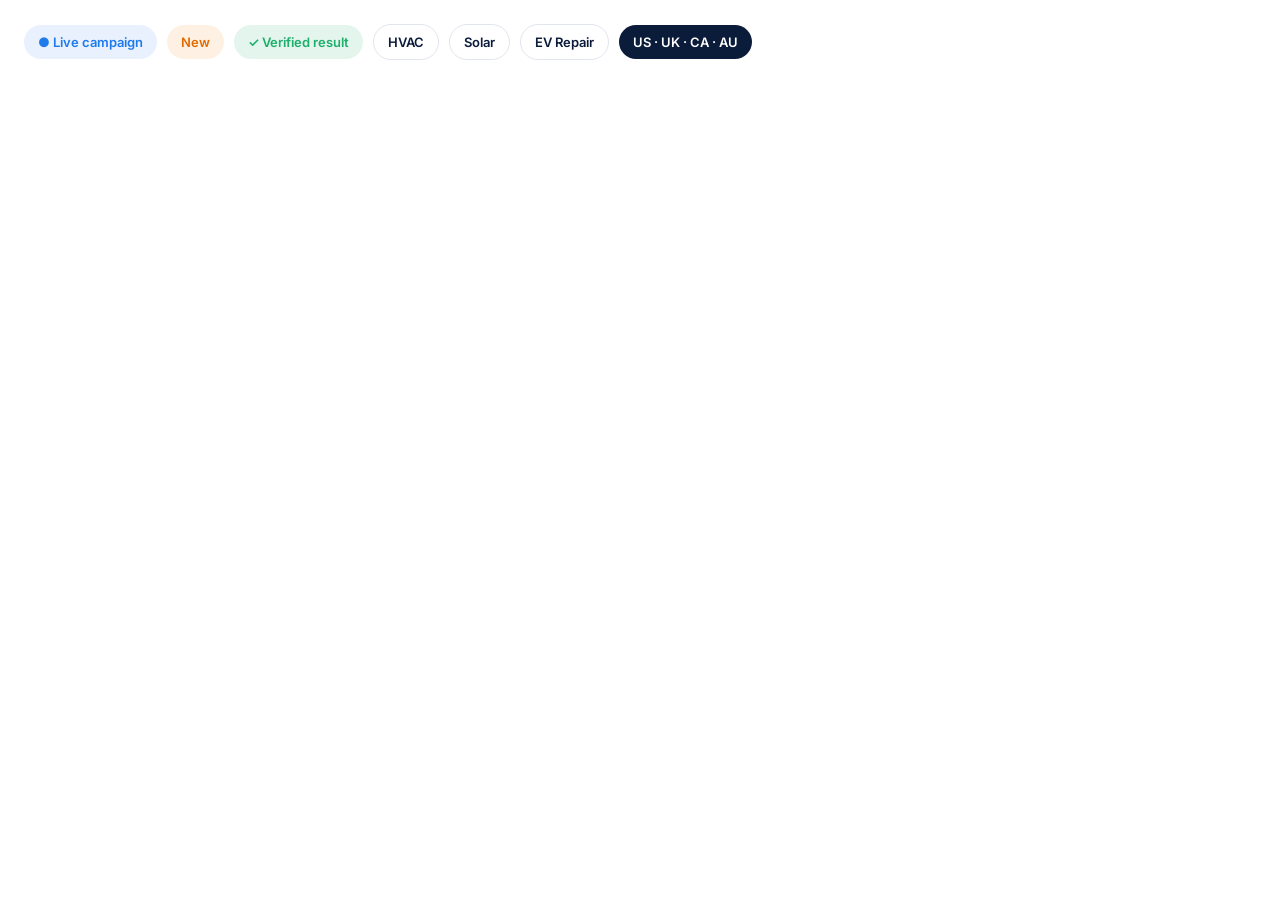
<file: DynaByte Digital Design System/preview/badges.html>
<!doctype html><html><head><meta charset="utf-8">
<link rel="stylesheet" href="../colors_and_type.css">
<style>
  body { margin:0; padding:24px; background: var(--paper); display:flex; gap:10px; flex-wrap:wrap; align-items:center; }
  .pill { font-family: var(--font-body); font-size:13px; font-weight:600; padding:7px 14px; border-radius: var(--r-pill); display:inline-flex; align-items:center; gap:6px; }
  .pill-blue { background: rgba(31,122,236,0.10); color: var(--brand-blue); }
  .pill-orange { background: rgba(245,138,31,0.12); color: var(--brand-orange-deep); }
  .pill-success { background: rgba(31,174,107,0.12); color: var(--success); }
  .pill-outline { background: var(--paper); color: var(--fg-1); border:1px solid var(--line-1); }
  .pill-dark { background: var(--brand-navy); color:#fff; }
</style></head>
<body>
  <span class="pill pill-blue">● Live campaign</span>
  <span class="pill pill-orange">New</span>
  <span class="pill pill-success">✓ Verified result</span>
  <span class="pill pill-outline">HVAC</span>
  <span class="pill pill-outline">Solar</span>
  <span class="pill pill-outline">EV Repair</span>
  <span class="pill pill-dark">US · UK · CA · AU</span>
</body></html>
</file>
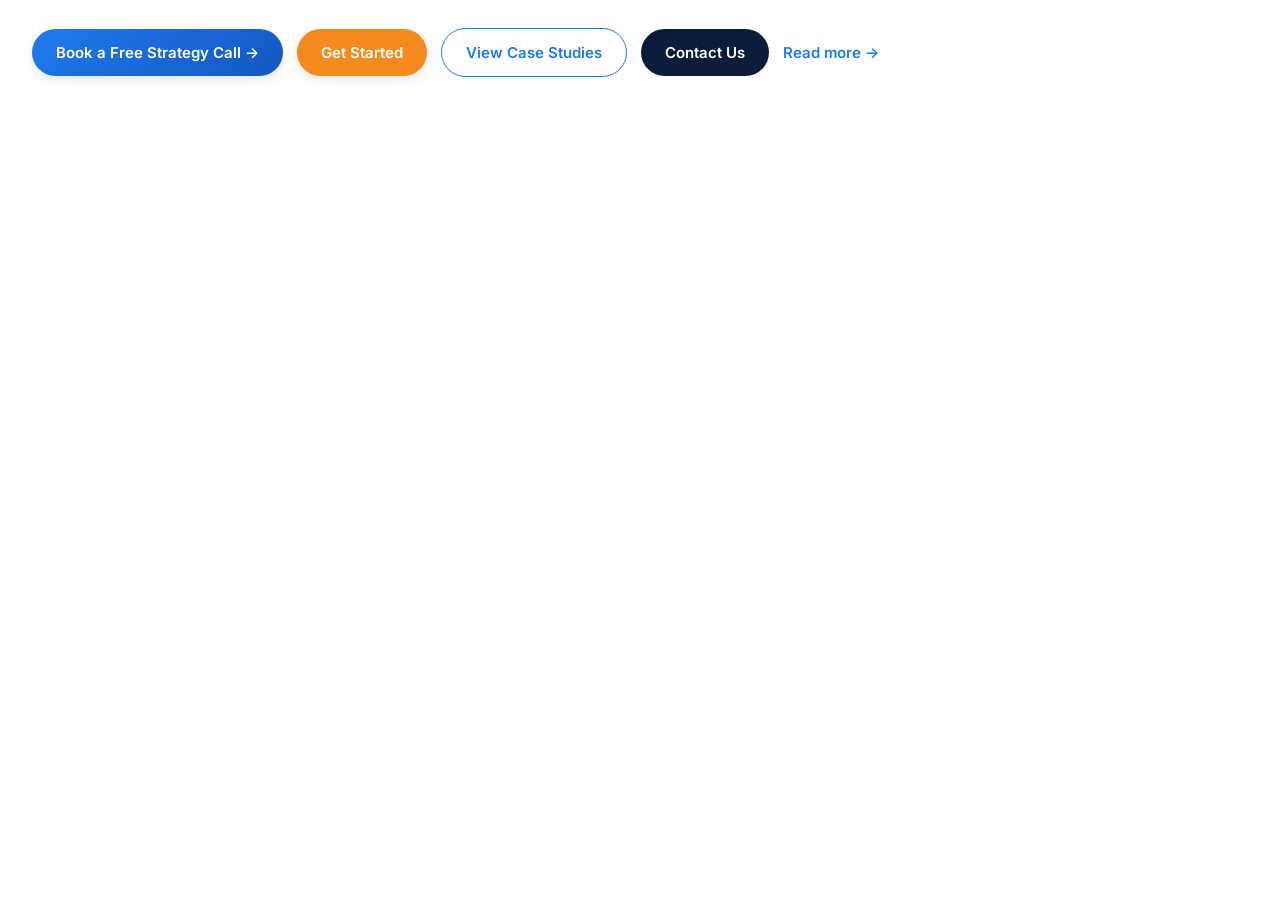
<file: DynaByte Digital Design System/preview/buttons.html>
<!doctype html><html><head><meta charset="utf-8">
<link rel="stylesheet" href="../colors_and_type.css">
<style>
  body { margin:0; padding:28px 32px; background: var(--paper); display:flex; gap:14px; flex-wrap:wrap; align-items:center; }
  .btn { font-family: var(--font-body); font-weight:600; font-size:15px; padding:14px 24px; border-radius: var(--r-pill); border:0; cursor:pointer; transition: all var(--dur-base) var(--ease-out); display:inline-flex; align-items:center; gap:8px; }
  .btn-primary { background: var(--grad-cta); color:#fff; box-shadow: var(--sh-2); }
  .btn-primary:hover { box-shadow: var(--sh-glow-blue); transform: translateY(-2px); }
  .btn-accent { background: var(--brand-orange); color:#fff; box-shadow: var(--sh-2); }
  .btn-accent:hover { background: var(--brand-orange-deep); box-shadow: var(--sh-glow-orange); transform: translateY(-2px); }
  .btn-ghost { background: transparent; color: var(--brand-blue); border: 1.5px solid var(--brand-blue); }
  .btn-ghost:hover { background: rgba(31,122,236,0.06); }
  .btn-dark { background: var(--brand-navy); color:#fff; }
  .btn-link { background: transparent; color: var(--brand-blue); padding: 8px 0; }
</style></head>
<body>
  <button class="btn btn-primary">Book a Free Strategy Call →</button>
  <button class="btn btn-accent">Get Started</button>
  <button class="btn btn-ghost">View Case Studies</button>
  <button class="btn btn-dark">Contact Us</button>
  <button class="btn btn-link">Read more →</button>
</body></html>
</file>
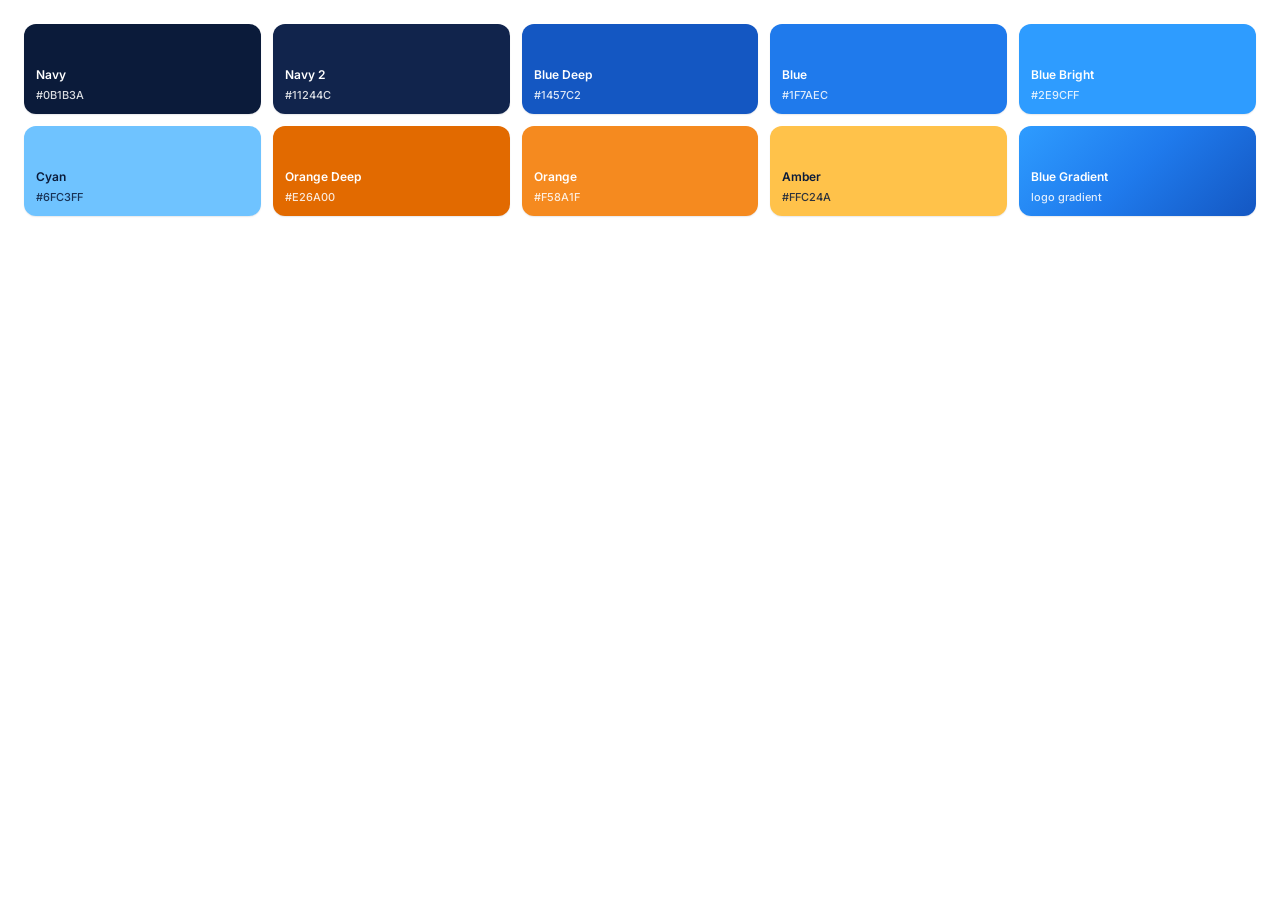
<file: DynaByte Digital Design System/preview/colors-brand.html>
<!doctype html><html><head><meta charset="utf-8">
<link rel="stylesheet" href="../colors_and_type.css">
<style>
  body { margin:0; padding:24px; background: var(--paper); }
  .row { display:grid; grid-template-columns: repeat(5, 1fr); gap:12px; }
  .sw { border-radius: var(--r-md); height:90px; padding:10px 12px; display:flex; flex-direction:column; justify-content:flex-end; color:#fff; font-family: var(--font-body); font-size:12px; font-weight:600; box-shadow: var(--sh-1); }
  .sw small { display:block; font-weight:500; opacity:.85; font-size:11px; margin-top:2px; }
</style></head>
<body>
  <div class="row">
    <div class="sw" style="background:var(--brand-navy)">Navy<small>#0B1B3A</small></div>
    <div class="sw" style="background:var(--brand-navy-2)">Navy 2<small>#11244C</small></div>
    <div class="sw" style="background:var(--brand-blue-deep)">Blue Deep<small>#1457C2</small></div>
    <div class="sw" style="background:var(--brand-blue)">Blue<small>#1F7AEC</small></div>
    <div class="sw" style="background:var(--brand-blue-bright)">Blue Bright<small>#2E9CFF</small></div>
    <div class="sw" style="background:var(--brand-cyan); color: var(--brand-navy)">Cyan<small>#6FC3FF</small></div>
    <div class="sw" style="background:var(--brand-orange-deep)">Orange Deep<small>#E26A00</small></div>
    <div class="sw" style="background:var(--brand-orange)">Orange<small>#F58A1F</small></div>
    <div class="sw" style="background:var(--brand-amber); color: var(--brand-navy)">Amber<small>#FFC24A</small></div>
    <div class="sw" style="background: var(--grad-blue)">Blue Gradient<small>logo gradient</small></div>
  </div>
</body></html>
</file>
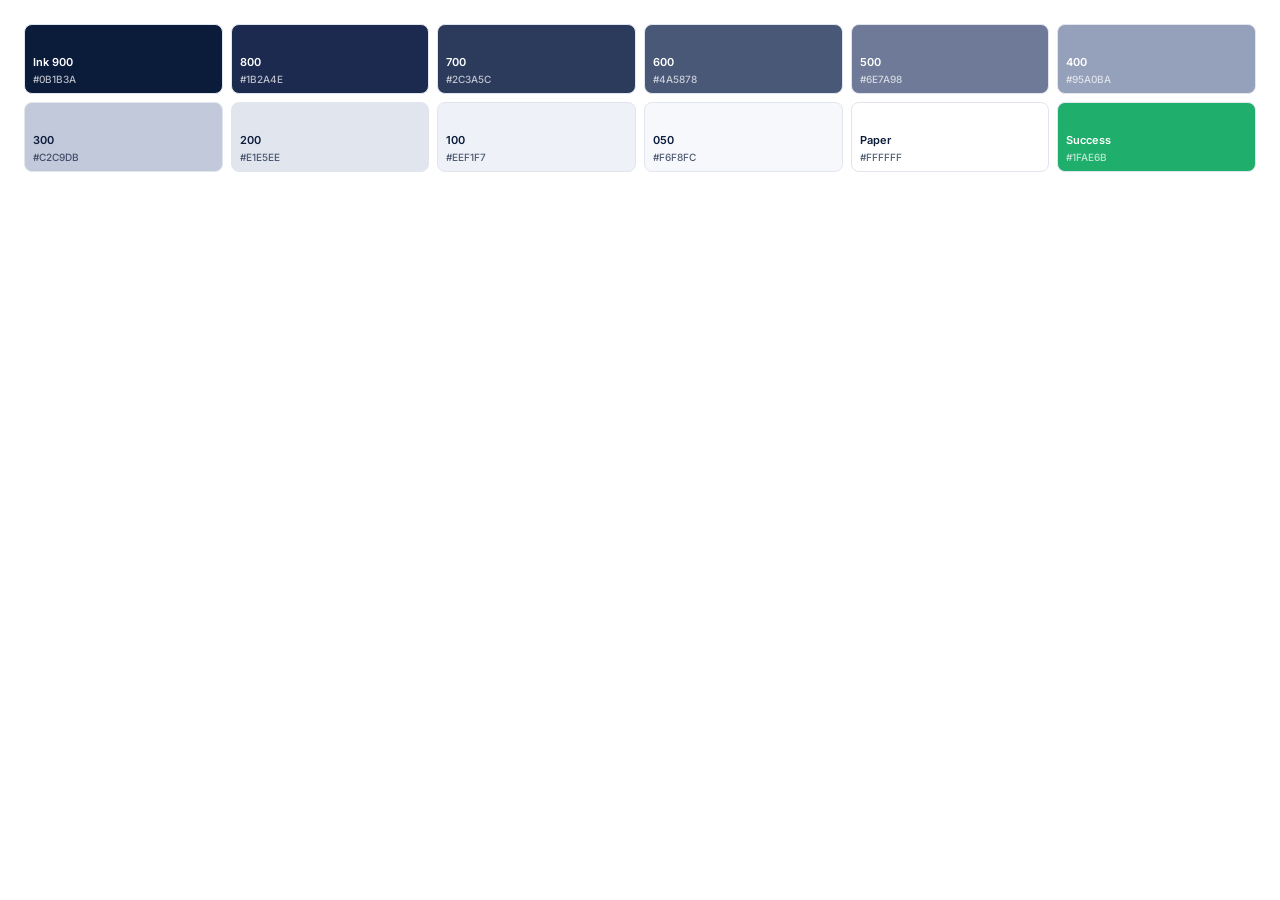
<file: DynaByte Digital Design System/preview/colors-neutrals.html>
<!doctype html><html><head><meta charset="utf-8">
<link rel="stylesheet" href="../colors_and_type.css">
<style>
  body { margin:0; padding:24px; background: var(--paper); }
  .row { display:grid; grid-template-columns: repeat(6, 1fr); gap:8px; }
  .sw { border-radius: var(--r-sm); height:70px; padding:6px 8px; display:flex; flex-direction:column; justify-content:flex-end; font-family: var(--font-body); font-size:11px; font-weight:600; border: 1px solid var(--line-1); }
  .sw small { display:block; font-weight:500; opacity:.7; font-size:10px; }
</style></head>
<body>
  <div class="row">
    <div class="sw" style="background:var(--ink-900); color:#fff">Ink 900<small>#0B1B3A</small></div>
    <div class="sw" style="background:var(--ink-800); color:#fff">800<small>#1B2A4E</small></div>
    <div class="sw" style="background:var(--ink-700); color:#fff">700<small>#2C3A5C</small></div>
    <div class="sw" style="background:var(--ink-600); color:#fff">600<small>#4A5878</small></div>
    <div class="sw" style="background:var(--ink-500); color:#fff">500<small>#6E7A98</small></div>
    <div class="sw" style="background:var(--ink-400); color:#fff">400<small>#95A0BA</small></div>
    <div class="sw" style="background:var(--ink-300); color:var(--ink-900)">300<small>#C2C9DB</small></div>
    <div class="sw" style="background:var(--ink-200); color:var(--ink-900)">200<small>#E1E5EE</small></div>
    <div class="sw" style="background:var(--ink-100); color:var(--ink-900)">100<small>#EEF1F7</small></div>
    <div class="sw" style="background:var(--ink-050); color:var(--ink-900)">050<small>#F6F8FC</small></div>
    <div class="sw" style="background:var(--paper); color:var(--ink-900)">Paper<small>#FFFFFF</small></div>
    <div class="sw" style="background: var(--success); color:#fff">Success<small>#1FAE6B</small></div>
  </div>
</body></html>
</file>
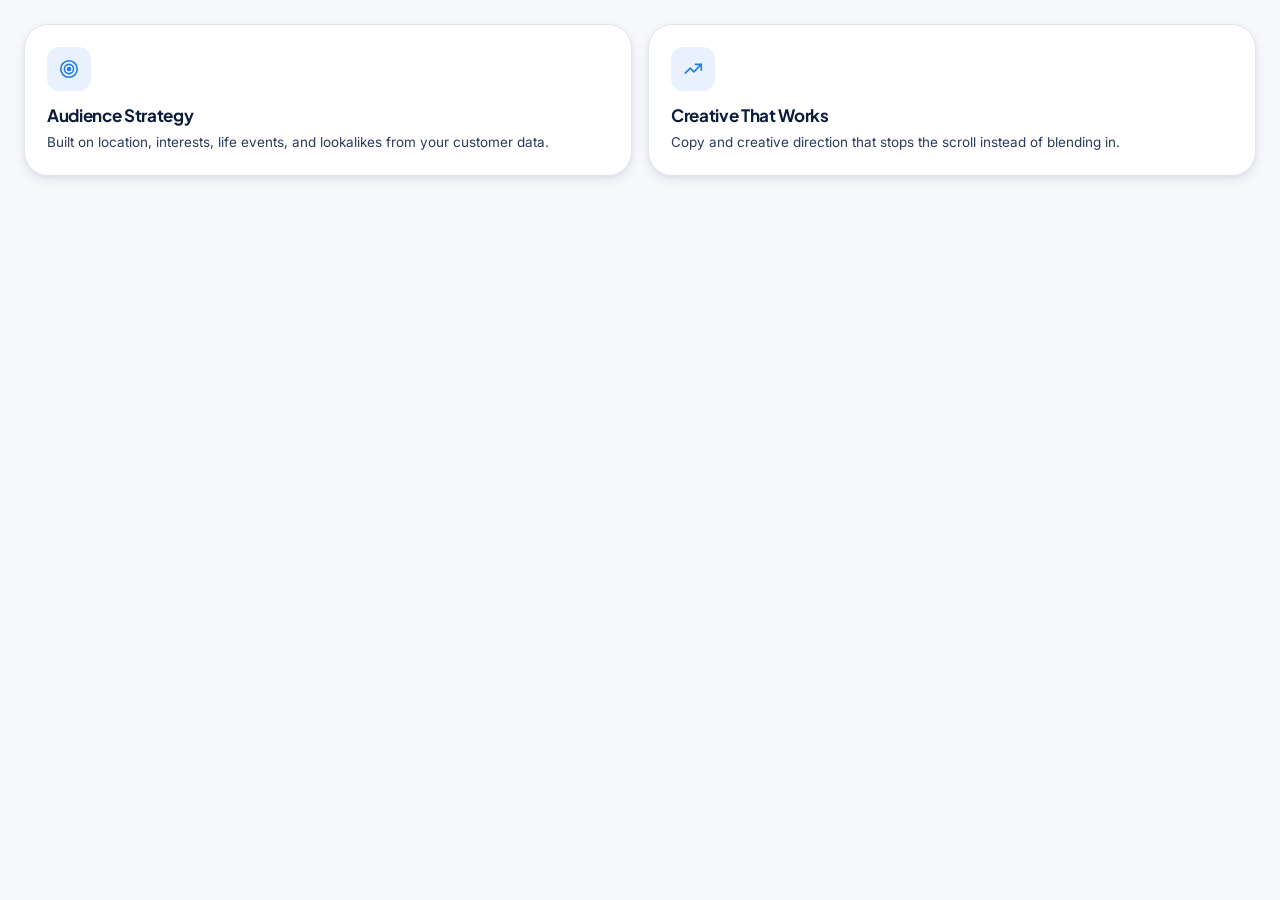
<file: DynaByte Digital Design System/preview/feature-cards.html>
<!doctype html><html><head><meta charset="utf-8">
<link rel="stylesheet" href="../colors_and_type.css">
<style>
  body { margin:0; padding:24px; background: var(--bg-soft); display:grid; grid-template-columns: 1fr 1fr; gap:16px; }
  .card { background: var(--paper); border: 1px solid var(--line-1); border-radius: var(--r-xl); padding: 22px; box-shadow: var(--sh-2); }
  .icon { width: 44px; height: 44px; border-radius: var(--r-md); background: rgba(31,122,236,0.1); color: var(--brand-blue); display:flex; align-items:center; justify-content:center; margin-bottom: 14px; }
  .card h4 { font-family: var(--font-display); font-size: 17px; margin: 0 0 6px; color: var(--fg-1); }
  .card p { font-size: 13.5px; line-height: 1.55; color: var(--fg-2); margin:0; }
</style></head>
<body>
  <div class="card">
    <div class="icon"><svg width="22" height="22" viewBox="0 0 24 24" fill="none" stroke="currentColor" stroke-width="1.75"><circle cx="12" cy="12" r="9"/><circle cx="12" cy="12" r="5"/><circle cx="12" cy="12" r="1.5" fill="currentColor"/></svg></div>
    <h4>Audience Strategy</h4>
    <p>Built on location, interests, life events, and lookalikes from your customer data.</p>
  </div>
  <div class="card">
    <div class="icon"><svg width="22" height="22" viewBox="0 0 24 24" fill="none" stroke="currentColor" stroke-width="1.75"><path d="M3 17l6-6 4 4 8-8"/><path d="M14 7h7v7"/></svg></div>
    <h4>Creative That Works</h4>
    <p>Copy and creative direction that stops the scroll instead of blending in.</p>
  </div>
</body></html>
</file>
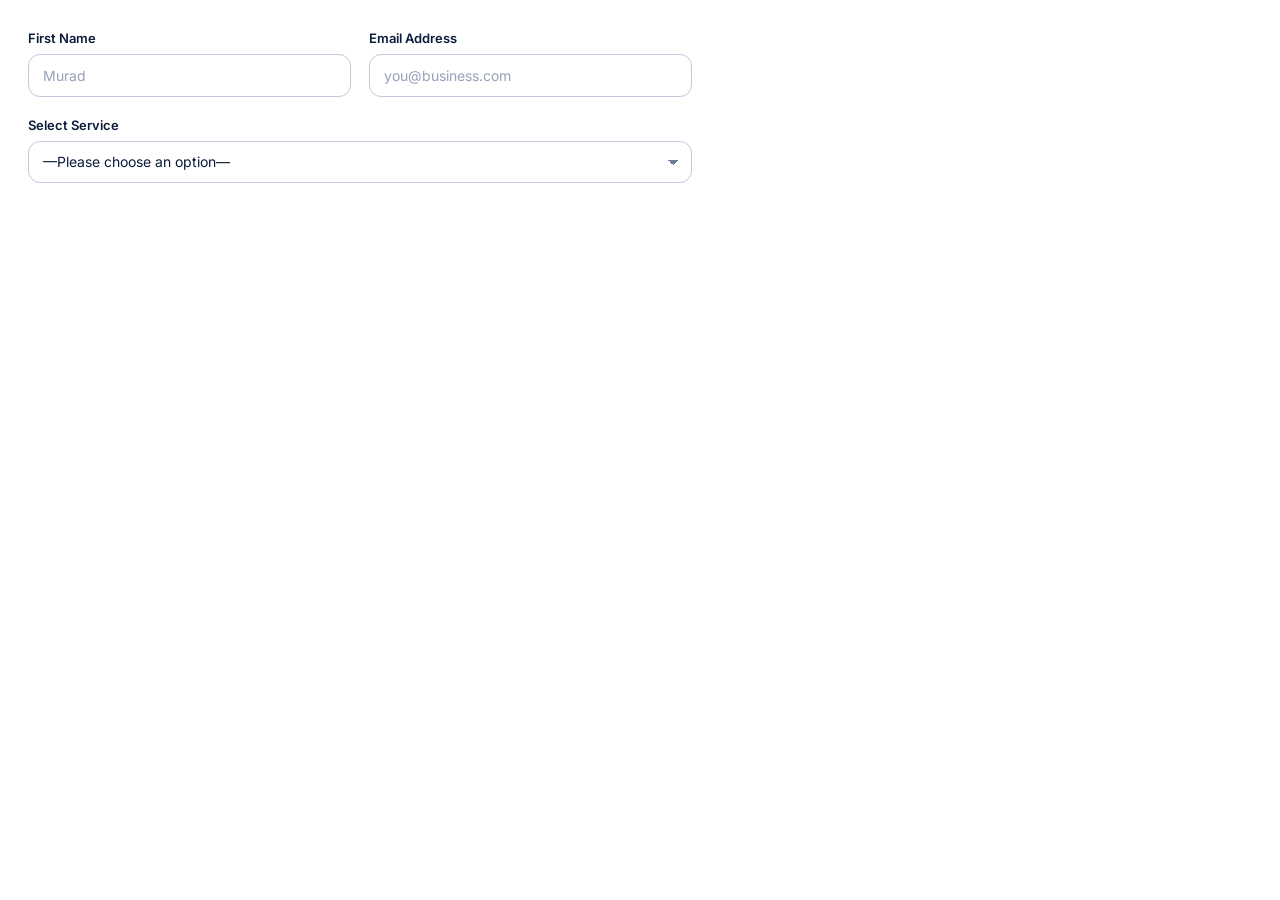
<file: DynaByte Digital Design System/preview/forms.html>
<!doctype html><html><head><meta charset="utf-8">
<link rel="stylesheet" href="../colors_and_type.css">
<style>
  body { margin:0; padding:28px; background: var(--paper); display:grid; grid-template-columns: 1fr 1fr; gap:18px; max-width: 720px; }
  label { display:block; font-size:13px; font-weight:600; color: var(--fg-1); margin-bottom:6px; }
  .field { width:100%; padding: 12px 14px; border-radius: var(--r-md); border:1px solid var(--line-2); font-family: var(--font-body); font-size:14px; color: var(--fg-1); background: var(--paper); transition: border-color var(--dur-fast); }
  .field:focus { outline: none; border-color: var(--brand-blue); box-shadow: 0 0 0 3px rgba(31,122,236,0.15); }
  .field::placeholder { color: var(--fg-mute); }
  select.field { appearance:none; background-image: linear-gradient(45deg, transparent 50%, var(--fg-3) 50%), linear-gradient(135deg, var(--fg-3) 50%, transparent 50%); background-position: calc(100% - 18px) 50%, calc(100% - 13px) 50%; background-size: 5px 5px, 5px 5px; background-repeat:no-repeat; padding-right: 36px; }
  .full { grid-column: 1 / -1; }
  textarea.field { resize: vertical; min-height: 70px; font-family: var(--font-body); }
</style></head>
<body>
  <div><label>First Name</label><input class="field" placeholder="Murad"></div>
  <div><label>Email Address</label><input class="field" type="email" placeholder="you@business.com"></div>
  <div class="full"><label>Select Service</label>
    <select class="field"><option>—Please choose an option—</option><option>Facebook Ads</option><option>Google Ads</option><option>Local SEO</option></select>
  </div>
</body></html>
</file>
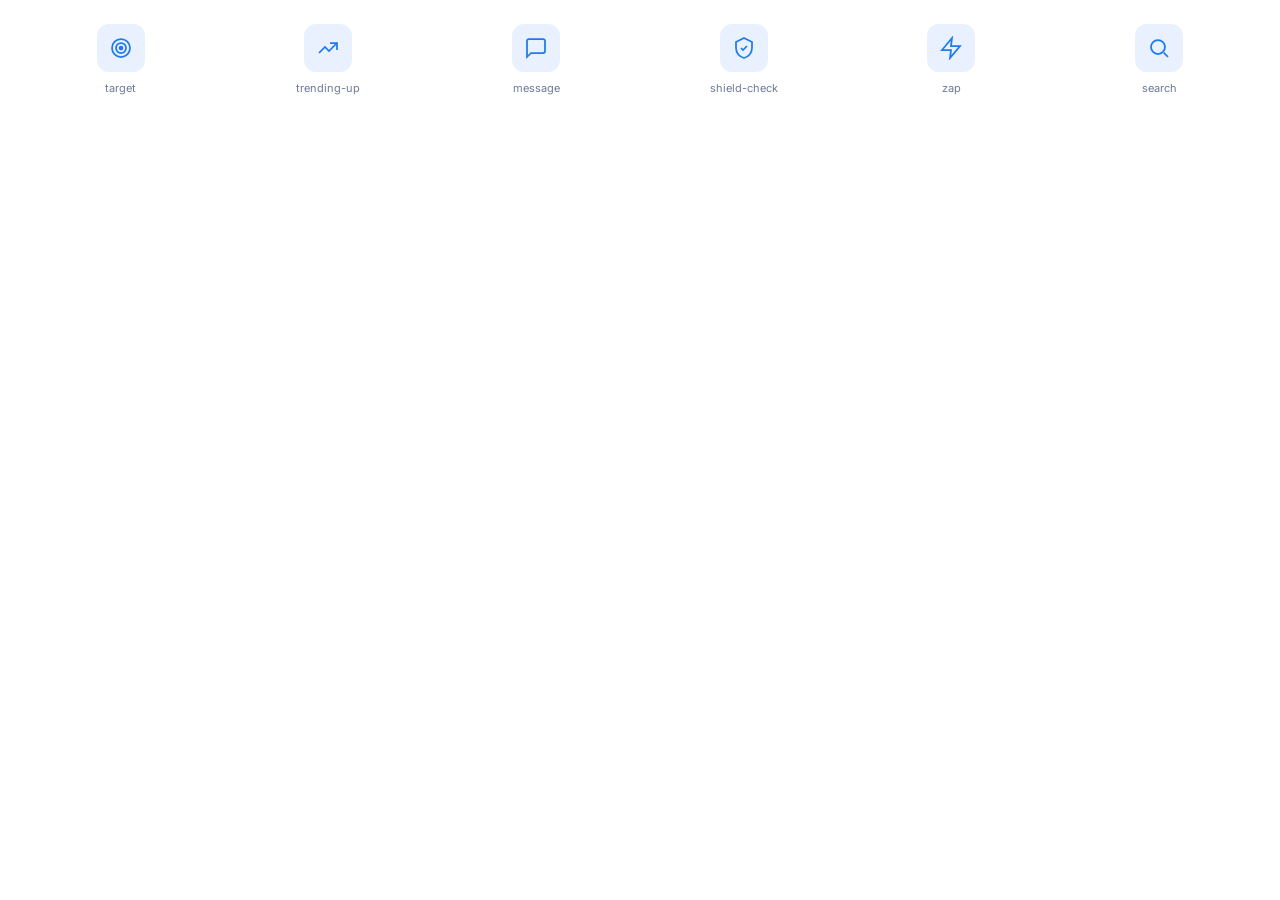
<file: DynaByte Digital Design System/preview/icons.html>
<!doctype html><html><head><meta charset="utf-8">
<link rel="stylesheet" href="../colors_and_type.css">
<style>
  body { margin:0; padding:24px; background: var(--paper); display:grid; grid-template-columns: repeat(6, 1fr); gap:14px; color: var(--fg-1); font-family: var(--font-body); }
  .ic { display:flex; flex-direction:column; align-items:center; gap:8px; font-size:11px; color: var(--fg-3); }
  .box { width: 48px; height: 48px; border-radius: var(--r-md); background: rgba(31,122,236,0.1); color: var(--brand-blue); display:flex; align-items:center; justify-content:center; }
  svg { stroke-width: 1.75; }
</style></head>
<body>
  <div class="ic"><div class="box"><svg width="24" height="24" viewBox="0 0 24 24" fill="none" stroke="currentColor"><circle cx="12" cy="12" r="9"/><circle cx="12" cy="12" r="5"/><circle cx="12" cy="12" r="1.5" fill="currentColor"/></svg></div>target</div>
  <div class="ic"><div class="box"><svg width="24" height="24" viewBox="0 0 24 24" fill="none" stroke="currentColor"><path d="M3 17l6-6 4 4 8-8"/><path d="M14 7h7v7"/></svg></div>trending-up</div>
  <div class="ic"><div class="box"><svg width="24" height="24" viewBox="0 0 24 24" fill="none" stroke="currentColor"><path d="M21 15a2 2 0 0 1-2 2H7l-4 4V5a2 2 0 0 1 2-2h14a2 2 0 0 1 2 2z"/></svg></div>message</div>
  <div class="ic"><div class="box"><svg width="24" height="24" viewBox="0 0 24 24" fill="none" stroke="currentColor"><path d="M12 2l8 4v6c0 5-3.5 9-8 10-4.5-1-8-5-8-10V6z"/><path d="M9 12l2 2 4-4"/></svg></div>shield-check</div>
  <div class="ic"><div class="box"><svg width="24" height="24" viewBox="0 0 24 24" fill="none" stroke="currentColor"><polygon points="13 2 3 14 12 14 11 22 21 10 12 10 13 2"/></svg></div>zap</div>
  <div class="ic"><div class="box"><svg width="24" height="24" viewBox="0 0 24 24" fill="none" stroke="currentColor"><circle cx="11" cy="11" r="7"/><path d="M21 21l-4.3-4.3"/></svg></div>search</div>
</body></html>
</file>
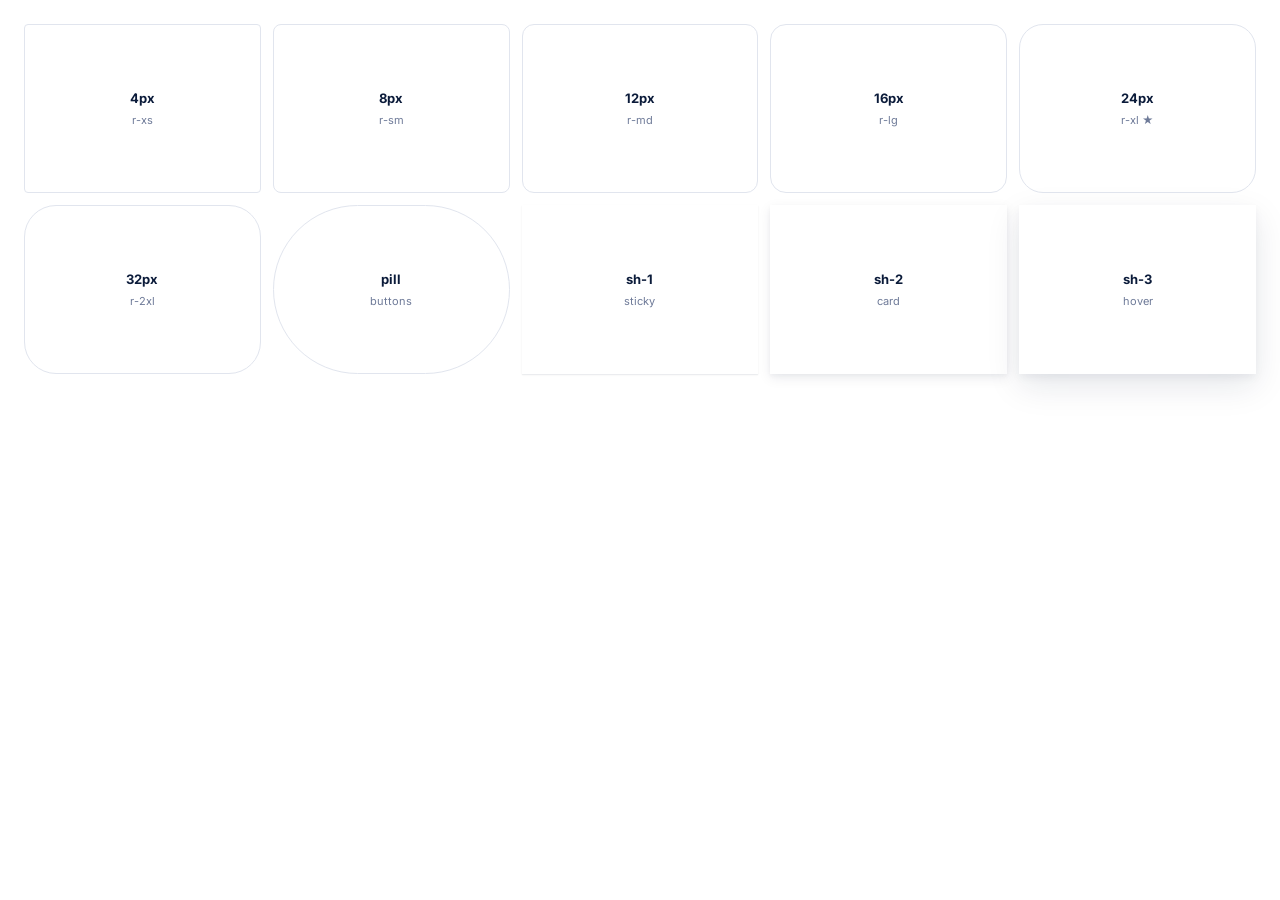
<file: DynaByte Digital Design System/preview/radii-shadows.html>
<!doctype html><html><head><meta charset="utf-8">
<link rel="stylesheet" href="../colors_and_type.css">
<style>
  body { margin:0; padding:24px; background: var(--paper); display:grid; grid-template-columns: repeat(5, 1fr); gap:12px; }
  .swatch { background: var(--paper); border:1px solid var(--line-1); aspect-ratio: 1.4 / 1; display:flex; align-items:center; justify-content:center; flex-direction:column; gap:4px; font-family: var(--font-body); font-size:11px; color: var(--fg-3); }
  .swatch b { font-size: 13px; color: var(--fg-1); font-weight: 700; }
</style></head>
<body>
  <div class="swatch" style="border-radius: var(--r-xs)"><b>4px</b>r-xs</div>
  <div class="swatch" style="border-radius: var(--r-sm)"><b>8px</b>r-sm</div>
  <div class="swatch" style="border-radius: var(--r-md)"><b>12px</b>r-md</div>
  <div class="swatch" style="border-radius: var(--r-lg)"><b>16px</b>r-lg</div>
  <div class="swatch" style="border-radius: var(--r-xl)"><b>24px</b>r-xl ★</div>
  <div class="swatch" style="border-radius: var(--r-2xl)"><b>32px</b>r-2xl</div>
  <div class="swatch" style="border-radius: var(--r-pill)"><b>pill</b>buttons</div>
  <div class="swatch" style="box-shadow: var(--sh-1); border-color: transparent"><b>sh-1</b>sticky</div>
  <div class="swatch" style="box-shadow: var(--sh-2); border-color: transparent"><b>sh-2</b>card</div>
  <div class="swatch" style="box-shadow: var(--sh-3); border-color: transparent"><b>sh-3</b>hover</div>
</body></html>
</file>
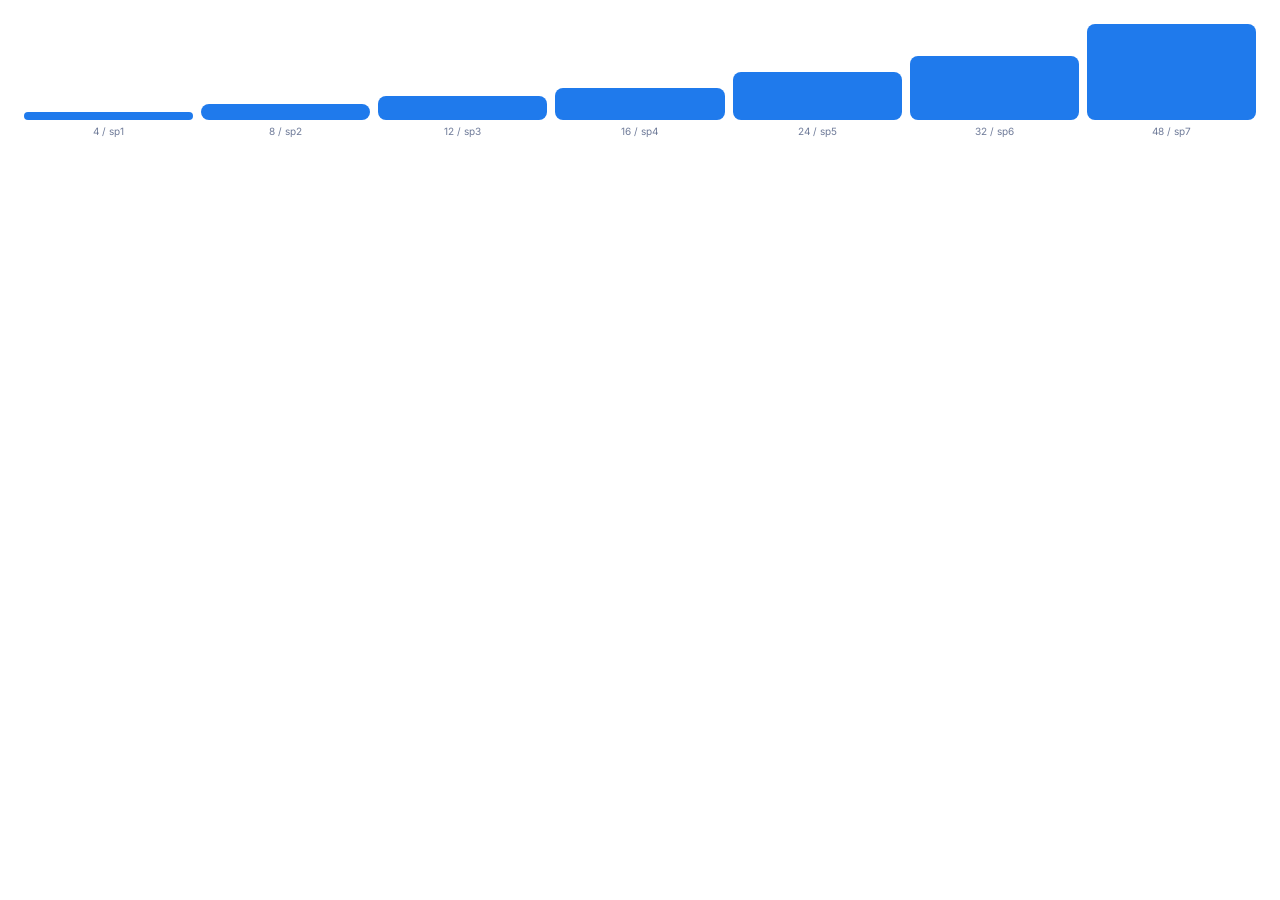
<file: DynaByte Digital Design System/preview/spacing.html>
<!doctype html><html><head><meta charset="utf-8">
<link rel="stylesheet" href="../colors_and_type.css">
<style>
  body { margin:0; padding:24px; background: var(--paper); }
  .row { display:grid; grid-template-columns: repeat(7, 1fr); gap:8px; align-items:end; }
  .box { background: var(--brand-blue); border-radius: var(--r-sm); display:flex; align-items:flex-end; justify-content:center; color:#fff; font-size:10px; font-weight:600; padding-bottom:4px; font-family: var(--font-body); }
  .lbl { font-size: 10px; color: var(--fg-3); text-align:center; margin-top:4px; font-family: var(--font-body); }
</style></head>
<body>
  <div class="row">
    <div><div class="box" style="height:8px"></div><div class="lbl">4 / sp1</div></div>
    <div><div class="box" style="height:16px"></div><div class="lbl">8 / sp2</div></div>
    <div><div class="box" style="height:24px"></div><div class="lbl">12 / sp3</div></div>
    <div><div class="box" style="height:32px"></div><div class="lbl">16 / sp4</div></div>
    <div><div class="box" style="height:48px"></div><div class="lbl">24 / sp5</div></div>
    <div><div class="box" style="height:64px"></div><div class="lbl">32 / sp6</div></div>
    <div><div class="box" style="height:96px"></div><div class="lbl">48 / sp7</div></div>
  </div>
</body></html>
</file>
<file: DynaByte Digital Design System/colors_and_type.css>
/* =====================================================================
   DynaByte Digital — Colors & Type
   Source: brand logo (deep navy + electric blue + orange byte motif),
   homepage on dynabytebd.com, and FB/Google Ads cluster page docs.
===================================================================== */

@import url('https://fonts.googleapis.com/css2?family=Plus+Jakarta+Sans:wght@400;500;600;700;800&family=Inter:wght@400;500;600;700&display=swap');

:root {
  /* ---------- BRAND COLORS ---------- */
  /* The logo's two anchors: a deep navy for trust + a saturated electric
     blue for energy, with an orange/amber accent that mimics the
     "scattering byte" pixel motif coming off the B mark. */
  --brand-navy:        #0B1B3A;   /* "DynaByte" wordmark dark */
  --brand-navy-2:      #11244C;   /* one step up from navy for layered surfaces */
  --brand-blue:        #1F7AEC;   /* primary action / link */
  --brand-blue-deep:   #1457C2;   /* hover / pressed */
  --brand-blue-bright: #2E9CFF;   /* logo highlight gradient stop */
  --brand-cyan:        #6FC3FF;   /* glow / soft accent */
  --brand-orange:      #F58A1F;   /* CTA accent / "byte" pixels */
  --brand-orange-deep: #E26A00;   /* pressed accent */
  --brand-amber:       #FFC24A;   /* small pixel highlight */

  /* ---------- NEUTRALS ---------- */
  --ink-900: #0B1B3A;   /* same as navy — primary text on light */
  --ink-800: #1B2A4E;
  --ink-700: #2C3A5C;
  --ink-600: #4A5878;
  --ink-500: #6E7A98;
  --ink-400: #95A0BA;
  --ink-300: #C2C9DB;
  --ink-200: #E1E5EE;
  --ink-100: #EEF1F7;
  --ink-050: #F6F8FC;
  --paper:   #FFFFFF;

  /* ---------- SEMANTIC ---------- */
  --fg-1:    var(--ink-900);   /* headings, primary text */
  --fg-2:    var(--ink-700);   /* body */
  --fg-3:    var(--ink-500);   /* secondary / labels */
  --fg-mute: var(--ink-400);   /* hints */
  --fg-on-dark: #FFFFFF;
  --fg-on-dark-2: rgba(255,255,255,0.78);
  --fg-on-dark-3: rgba(255,255,255,0.55);

  --bg-page:    var(--paper);
  --bg-soft:    var(--ink-050);
  --bg-card:    var(--paper);
  --bg-dark:    var(--brand-navy);
  --bg-dark-2:  var(--brand-navy-2);

  --line-1:  var(--ink-200);
  --line-2:  var(--ink-300);
  --line-on-dark: rgba(255,255,255,0.10);

  --action:           var(--brand-blue);
  --action-hover:     var(--brand-blue-deep);
  --action-bright:    var(--brand-blue-bright);
  --accent:           var(--brand-orange);
  --accent-hover:     var(--brand-orange-deep);

  --success: #1FAE6B;
  --warning: #E8A300;
  --danger:  #D9402B;

  /* Signature gradients (from logo) */
  --grad-blue:   linear-gradient(135deg, #2E9CFF 0%, #1F7AEC 50%, #1457C2 100%);
  --grad-orange: linear-gradient(135deg, #FFC24A 0%, #F58A1F 60%, #E26A00 100%);
  --grad-hero:   radial-gradient(120% 80% at 80% 0%, #1B3878 0%, #0B1B3A 60%, #060F22 100%);
  --grad-cta:    linear-gradient(135deg, #1F7AEC 0%, #1457C2 100%);

  /* ---------- TYPE ---------- */
  --font-display: 'Plus Jakarta Sans', system-ui, -apple-system, 'Segoe UI', sans-serif;
  --font-body:    'Inter', system-ui, -apple-system, 'Segoe UI', sans-serif;
  --font-mono:    'JetBrains Mono', ui-monospace, Menlo, Consolas, monospace;

  /* Type scale (1.25 ratio, calibrated for landing pages) */
  --fs-eyebrow: 0.8125rem;  /* 13px */
  --fs-xs:      0.75rem;    /* 12px */
  --fs-sm:      0.875rem;   /* 14px */
  --fs-base:    1rem;       /* 16px */
  --fs-md:      1.125rem;   /* 18px */
  --fs-lg:      1.25rem;    /* 20px */
  --fs-xl:      1.5rem;     /* 24px */
  --fs-2xl:     2rem;       /* 32px */
  --fs-3xl:     2.5rem;     /* 40px */
  --fs-4xl:     3.25rem;    /* 52px */
  --fs-5xl:     4rem;       /* 64px */

  --lh-tight:  1.1;
  --lh-snug:   1.25;
  --lh-normal: 1.55;
  --lh-relax:  1.7;

  --tracking-tight: -0.02em;
  --tracking-normal: 0;
  --tracking-wide: 0.08em;
  --tracking-eyebrow: 0.14em;

  /* ---------- SPACING ---------- */
  --space-1:  4px;
  --space-2:  8px;
  --space-3:  12px;
  --space-4:  16px;
  --space-5:  24px;
  --space-6:  32px;
  --space-7:  48px;
  --space-8:  64px;
  --space-9:  96px;
  --space-10: 128px;

  /* ---------- RADIUS ---------- */
  --r-xs:   4px;
  --r-sm:   8px;
  --r-md:   12px;
  --r-lg:   16px;
  --r-xl:   24px;
  --r-2xl:  32px;
  --r-pill: 999px;

  /* ---------- SHADOWS ---------- */
  --sh-1: 0 1px 2px rgba(11,27,58,0.06), 0 1px 1px rgba(11,27,58,0.04);
  --sh-2: 0 4px 12px rgba(11,27,58,0.08), 0 2px 4px rgba(11,27,58,0.04);
  --sh-3: 0 12px 32px rgba(11,27,58,0.10), 0 4px 8px rgba(11,27,58,0.05);
  --sh-4: 0 24px 60px rgba(11,27,58,0.14), 0 8px 16px rgba(11,27,58,0.06);
  --sh-glow-blue:   0 12px 36px rgba(31,122,236,0.35);
  --sh-glow-orange: 0 12px 36px rgba(245,138,31,0.32);

  /* ---------- LAYOUT ---------- */
  --container: 1200px;
  --container-narrow: 880px;
  --gutter: clamp(20px, 4vw, 48px);

  /* ---------- MOTION ---------- */
  --ease-out: cubic-bezier(0.22, 1, 0.36, 1);
  --ease-in-out: cubic-bezier(0.65, 0, 0.35, 1);
  --dur-fast: 140ms;
  --dur-base: 220ms;
  --dur-slow: 420ms;
}

/* =====================================================================
   ELEMENT-LEVEL DEFAULTS
===================================================================== */
*, *::before, *::after { box-sizing: border-box; }

html { -webkit-font-smoothing: antialiased; text-rendering: optimizeLegibility; }

body {
  margin: 0;
  font-family: var(--font-body);
  font-size: var(--fs-base);
  line-height: var(--lh-normal);
  color: var(--fg-2);
  background: var(--bg-page);
}

h1, h2, h3, h4, h5, h6 {
  font-family: var(--font-display);
  color: var(--fg-1);
  font-weight: 700;
  letter-spacing: var(--tracking-tight);
  margin: 0;
  text-wrap: balance;
}

h1 { font-size: clamp(2.25rem, 4.4vw, var(--fs-5xl)); line-height: var(--lh-tight); font-weight: 800; }
h2 { font-size: clamp(1.875rem, 3.4vw, var(--fs-3xl)); line-height: var(--lh-tight); font-weight: 800; }
h3 { font-size: clamp(1.375rem, 2vw, var(--fs-xl));   line-height: var(--lh-snug);  font-weight: 700; }
h4 { font-size: var(--fs-lg); line-height: var(--lh-snug); font-weight: 700; }
h5 { font-size: var(--fs-md); line-height: var(--lh-snug); font-weight: 600; }
h6 { font-size: var(--fs-base); line-height: var(--lh-snug); font-weight: 600; }

p { margin: 0; line-height: var(--lh-relax); text-wrap: pretty; }
p + p { margin-top: var(--space-4); }

a {
  color: var(--action);
  text-decoration: none;
  transition: color var(--dur-fast) var(--ease-out);
}
a:hover { color: var(--action-hover); }

strong, b { font-weight: 700; color: var(--fg-1); }

small, .text-sm { font-size: var(--fs-sm); }

.eyebrow {
  font-family: var(--font-body);
  font-size: var(--fs-eyebrow);
  font-weight: 600;
  letter-spacing: var(--tracking-eyebrow);
  text-transform: uppercase;
  color: var(--action);
}

code, pre, kbd { font-family: var(--font-mono); font-size: 0.9em; }
</file>
